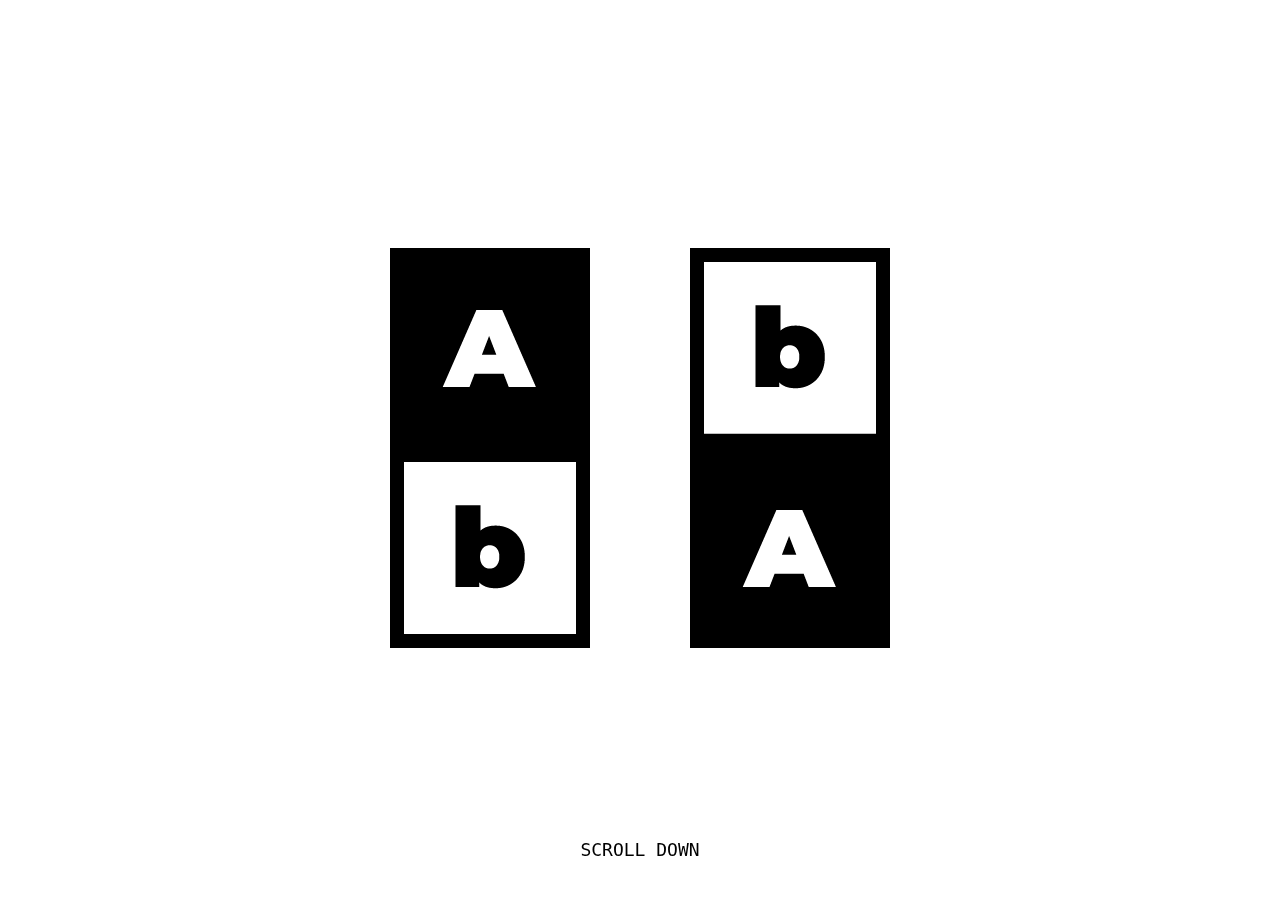
<file: index.html>
<!DOCTYPE html>
<html lang="en">

<head>
    <meta charset="UTF-8">
    <meta name="viewport" content="width=device-width, initial-scale=1.0">
    <title>Alta Baixa</title>
    <link rel="stylesheet" href="styles/index.css">
</head>
<body id="body">

<div class="animate-flicker">SCROLL DOWN</div>

<div id="index-container">
    <div id="index-1"><a href="article1.html">
        <div class="index-num">(1)</div>
        <div class="index-title">THIRTEEN WAYS OF LOOKING AT A TYPEFACE</div>
        <div class="index-subtitle">Michael Bierut</div>
    </a></div>
    <div id="index-2"><a href="article2.html">
        <div class="index-num">(2)</div>
        <div class="index-title">ABSENCE IN DESIGN IS VERY IMPORTANT</div>
        <div class="index-subtitle">Karel Martens</div>
    </a></div>

    <button id="hide-stamps" role="button" onclick="hideStamps()">V</button>
    <div class="stamps-background"></div>
</div>


<script src="scripts/p5.min.js"></script>
<script src="scripts/index.js"></script>
</body>

</html>
</file>
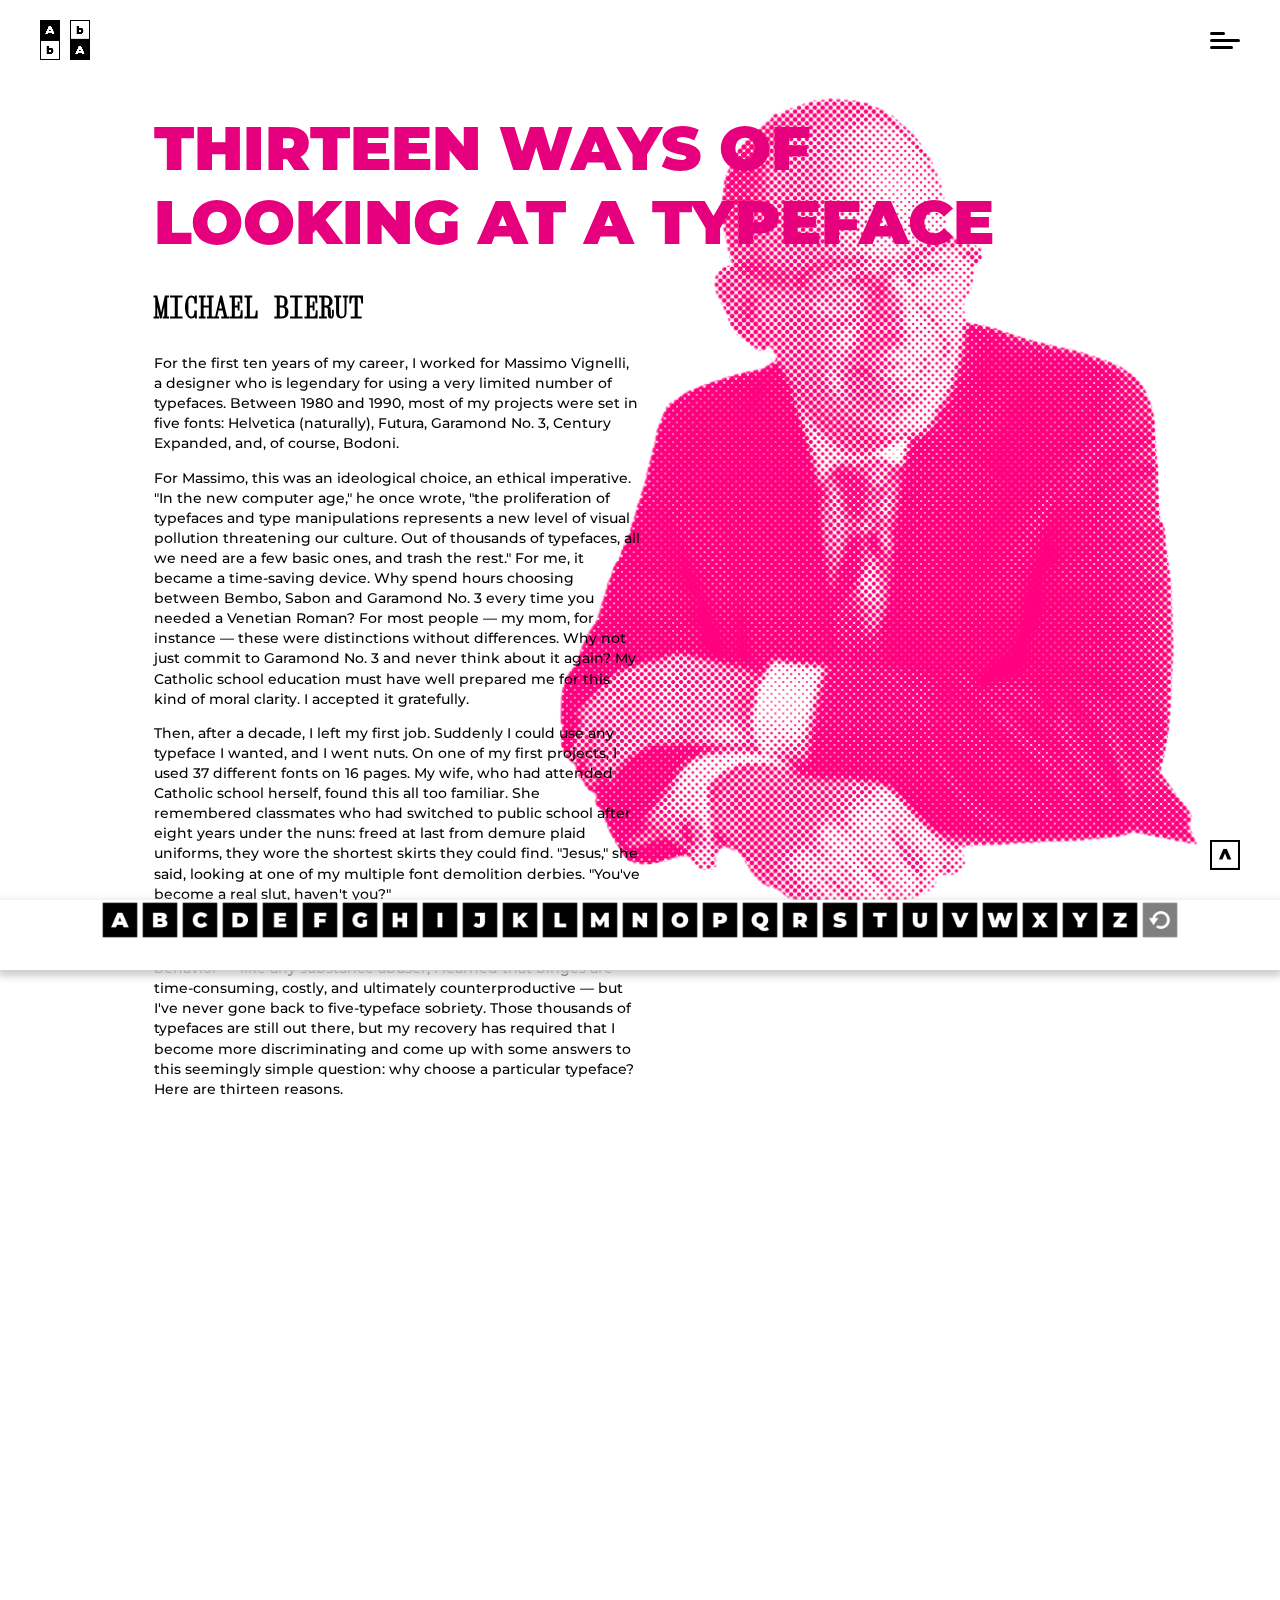
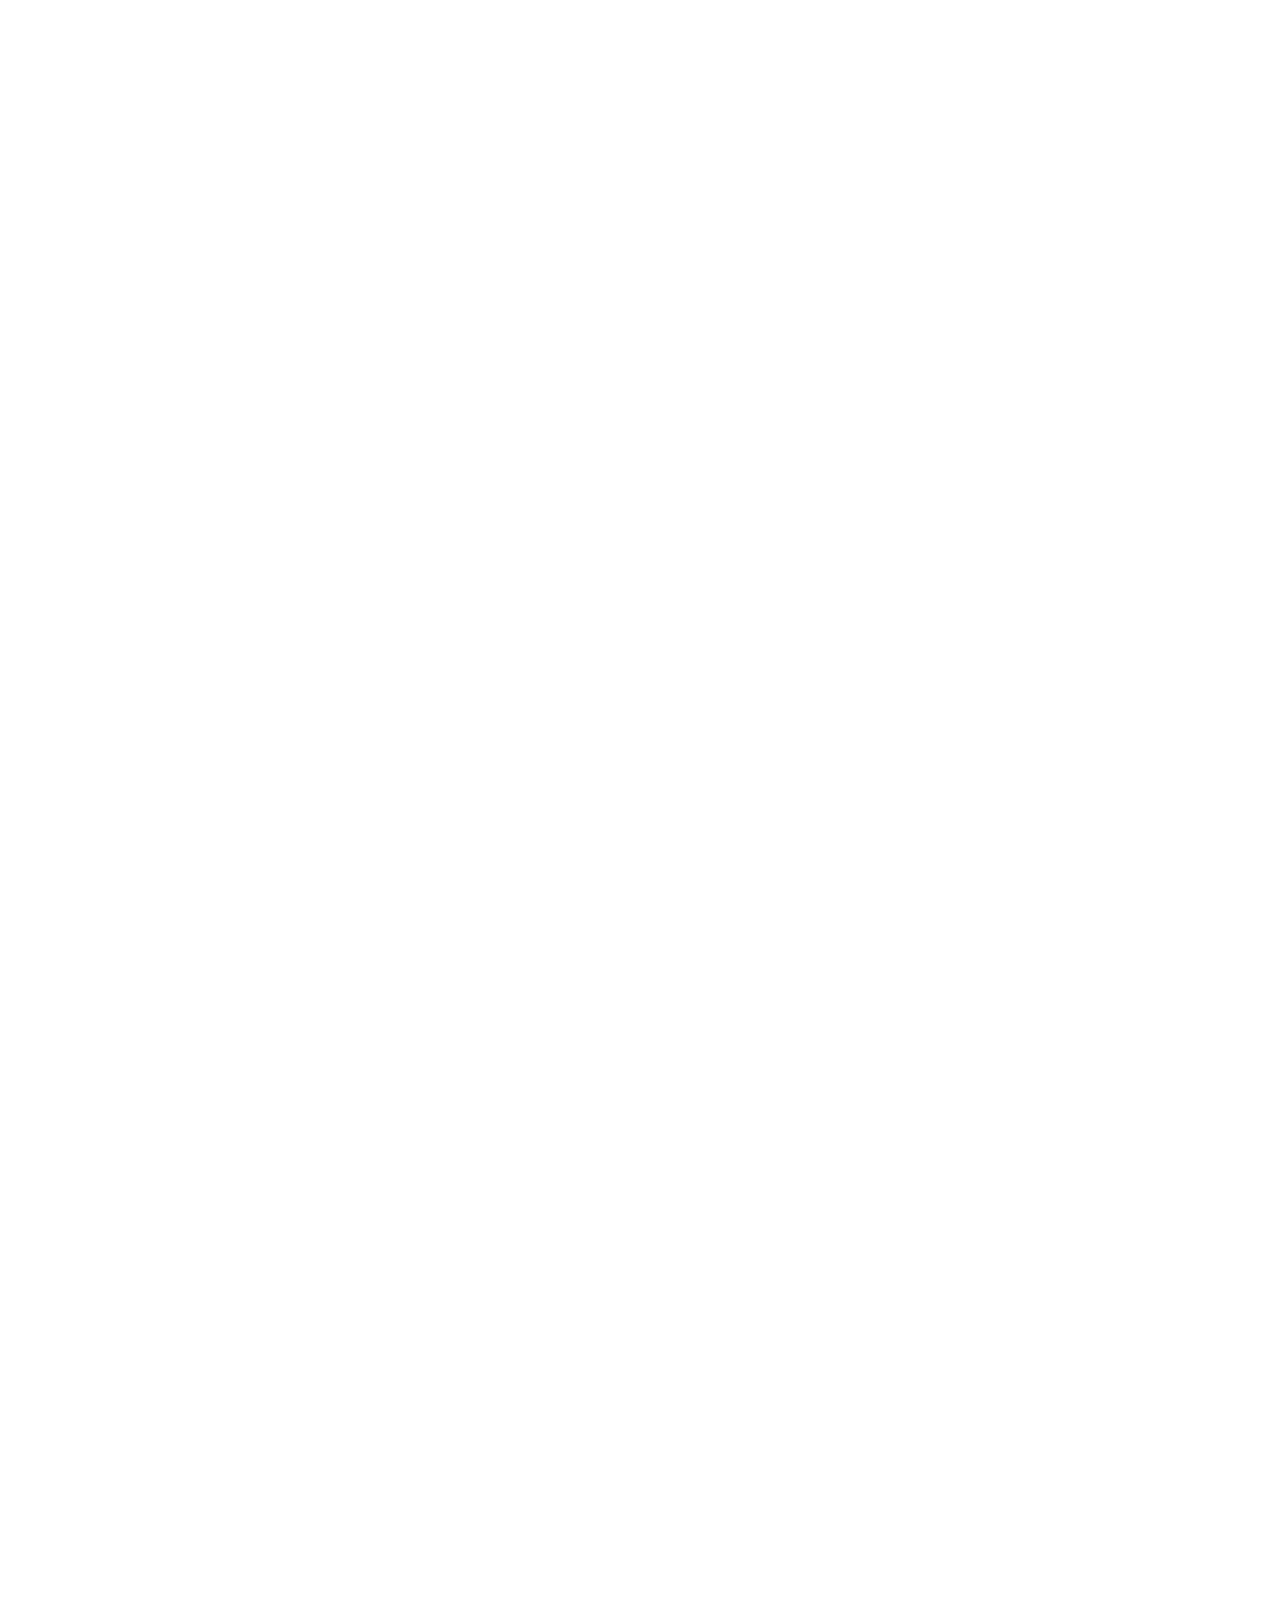
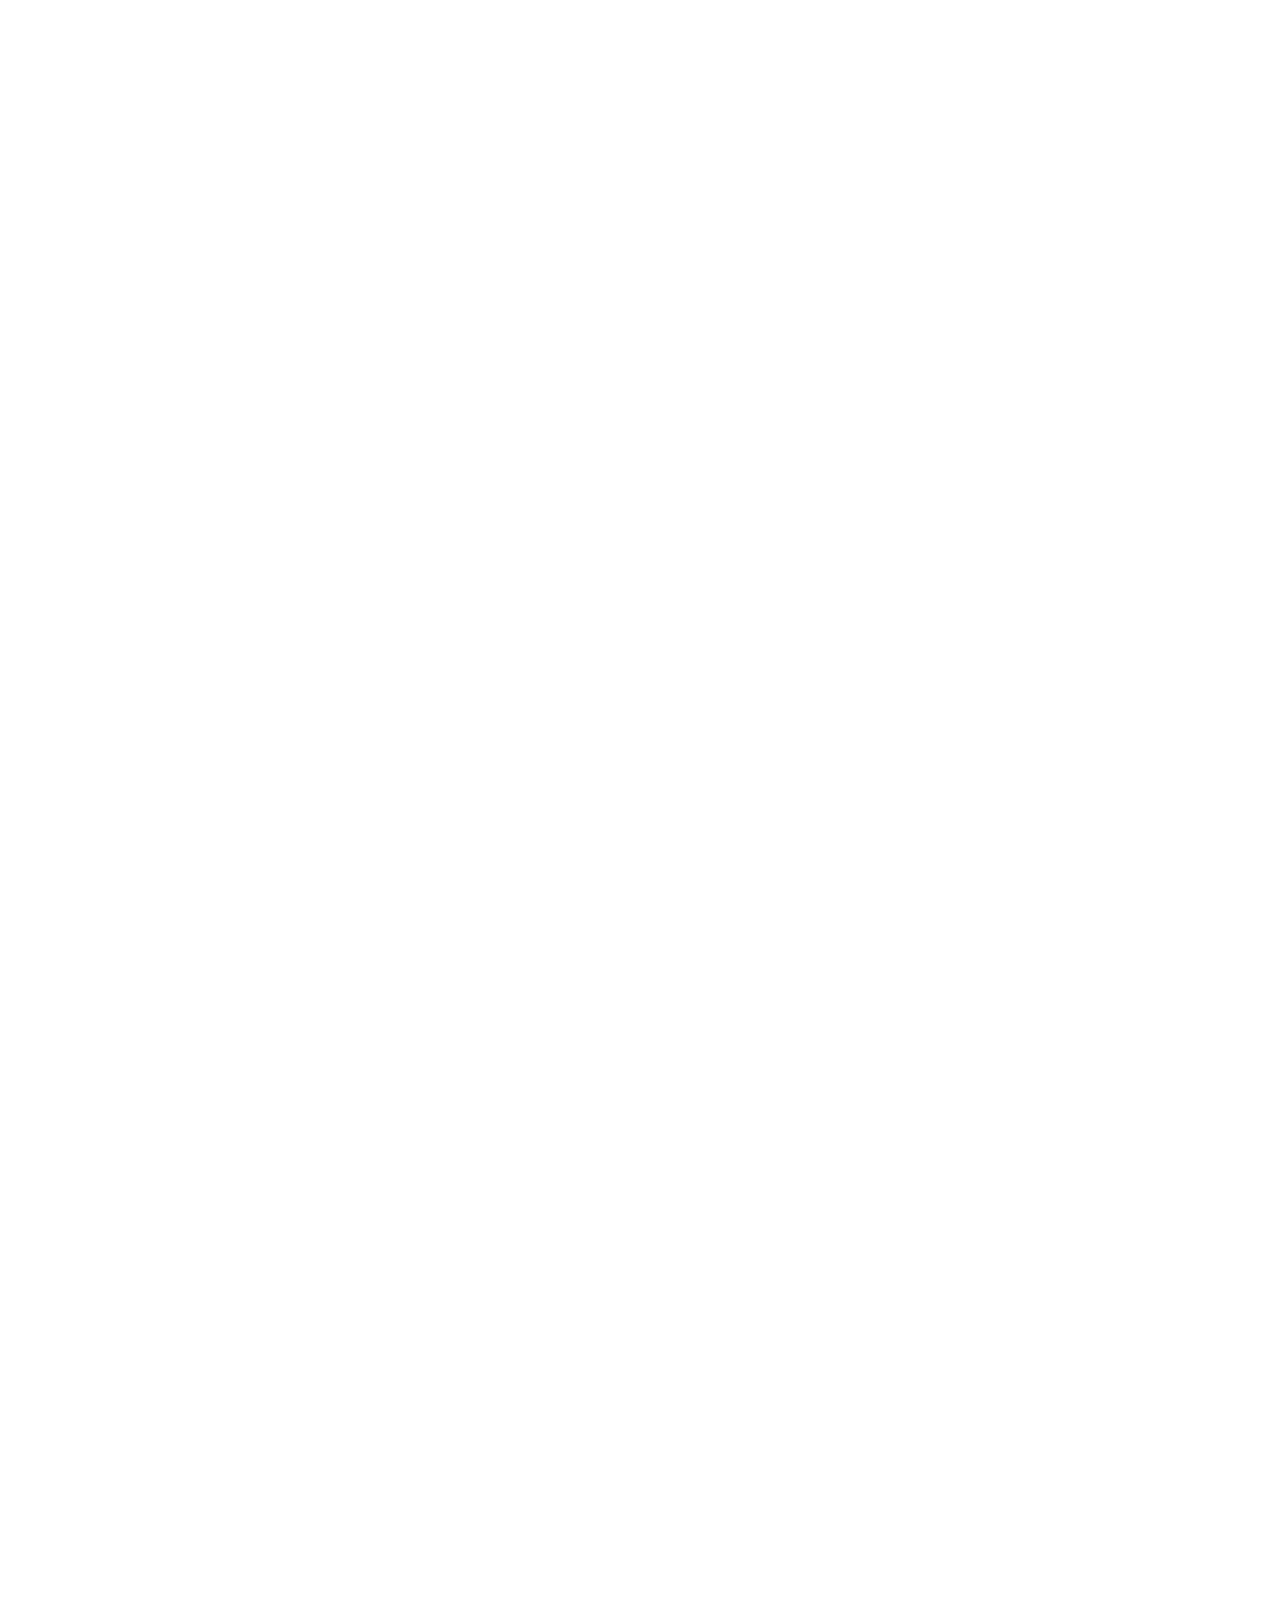
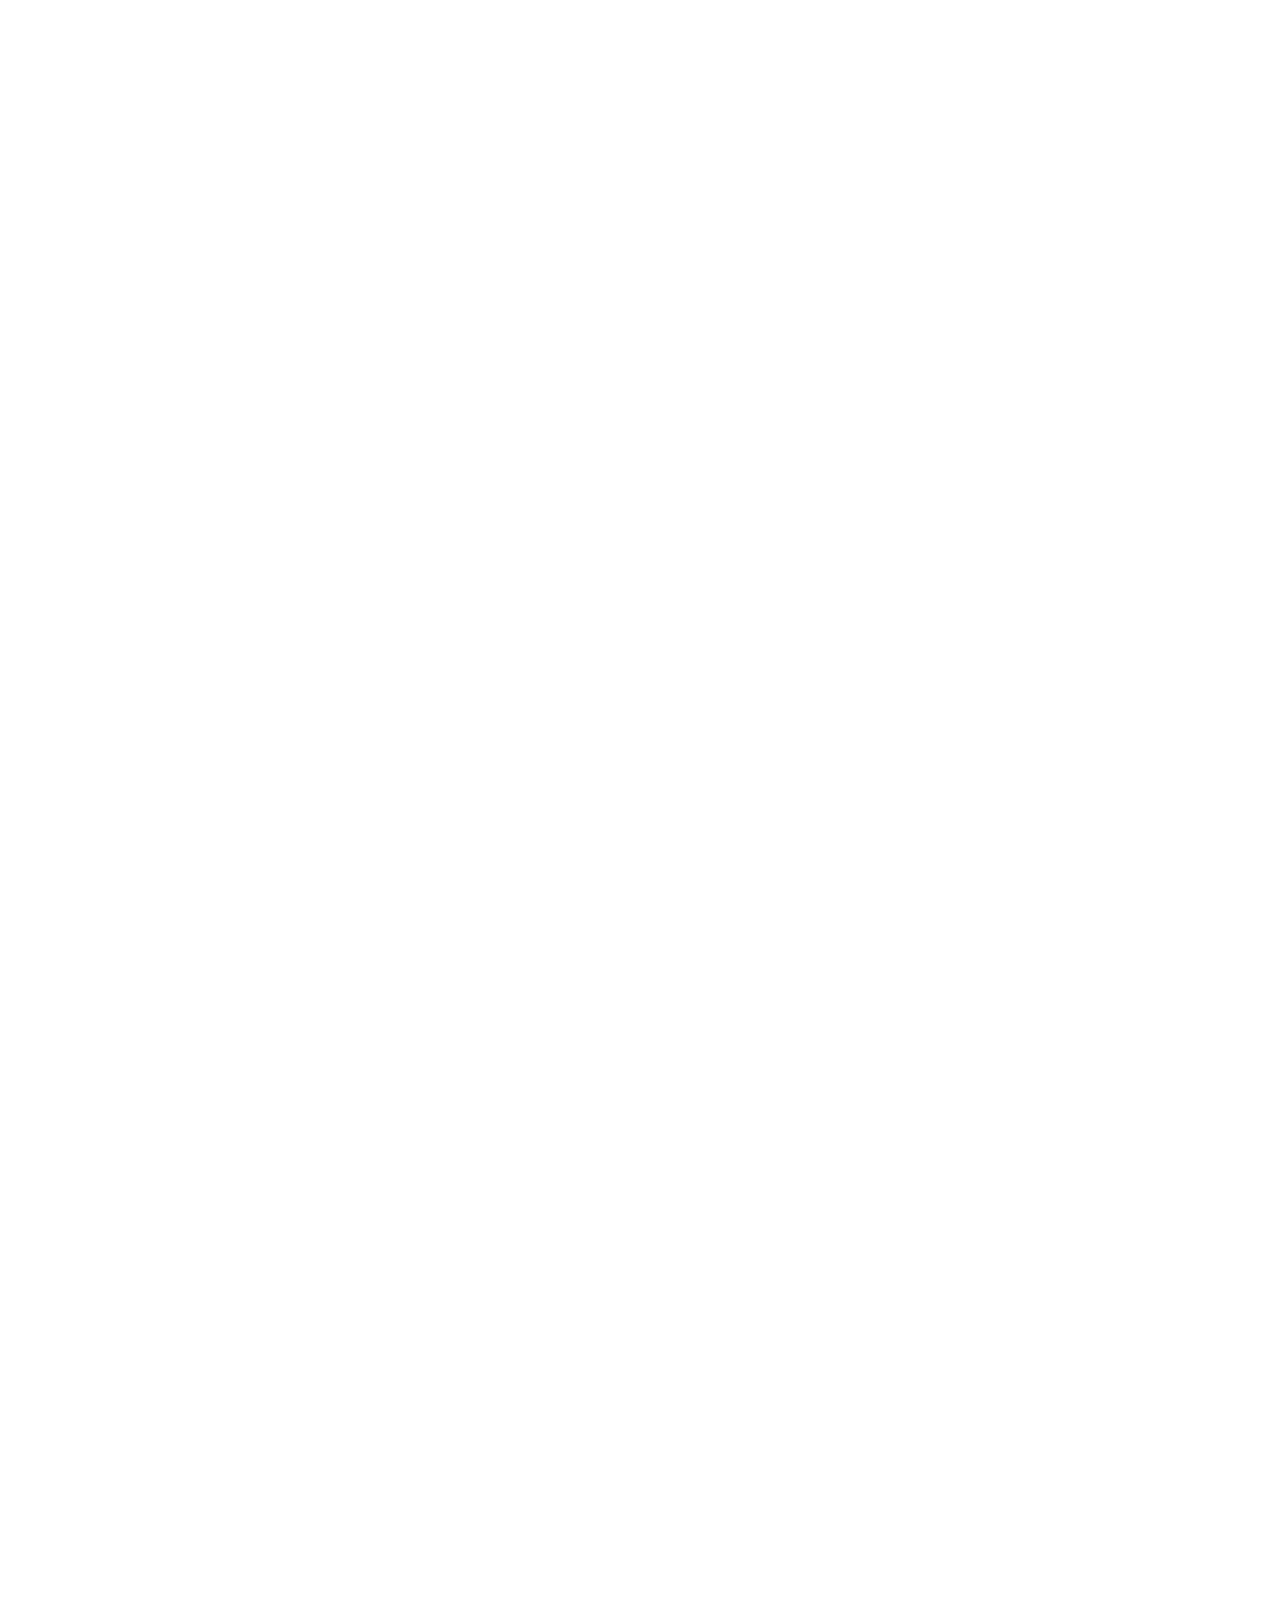
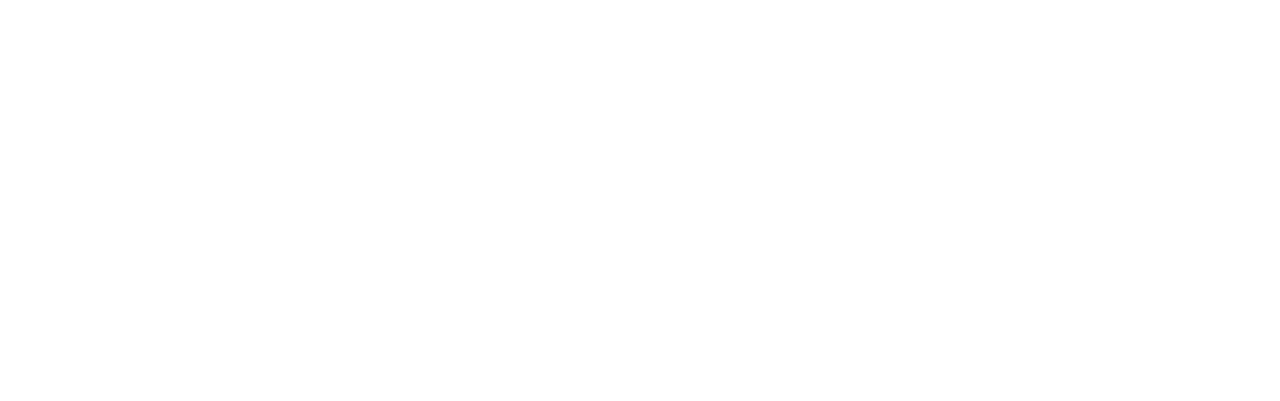
<file: article1.html>
<!DOCTYPE html>
<html lang="en">
<head>
    <meta name="viewport" content="width=device-width, initial-scale=1">
    <meta charset="UTF-8">
    <title>Alta Baixa - Thirteen Ways of Looking at a Typeface</title>
    <link rel="stylesheet" href="styles/styles.css">
</head>

<body id="body">

<a href="index.html" class="link-index"></a>
<div class="topnav">
    <a class="clk"></a>
    <div id="myLinks">
        <a class="selected" href="article1.html"><div class="index-num">(1)</div>
            <div class="index-title">THIRTEEN WAYS OF LOOKING AT A TYPEFACE</div>
            <div class="index-subtitle">Michael Bierut</div></a>
        <a href="article2.html"><div class="index-num">(2)</div>
            <div class="index-title">ABSENCE IN DESIGN IS VERY IMPORTANT</div>
            <div class="index-subtitle">Karel Martens</div></a>
        <p>Alta Baixa é uma revista de cultura tipográfica desenvolvida no ambito académico e que se propõe a refletir sobre todos os aspectos da tipografia, incluindo a sua história, e cujos conteúdos são deliberadamente ecléticos. Trata-se de uma revista que pretende publicar material histórico e contemporâneo, a partir de fontes académicas e jornalísticas. Isto significa que a revista deve oferecer uma mistura de artigos e materiais de referência e transmitir a convicção de que o opções de design devem estar em consonância com o conteúdo.</p>
    </div>
    <div id="icon">
        <label for="check">
            <input type="checkbox" id="check" onclick="myFunction()" />
            <span></span>
            <span></span>
            <span></span>
        </label>
    </div>
</div>

<div id="article-container">
    <div id="article">
        <h1>THIRTEEN WAYS OF LOOKING AT A TYPEFACE</h1>
        <div id="article-left">
            <h3>MICHAEL BIERUT</h3>
            <p>For the first ten years of my career, I worked for Massimo Vignelli, a designer who is legendary for using a very limited number of typefaces. Between 1980 and 1990, most of my projects were set in five fonts: Helvetica (naturally), Futura, Garamond No. 3, Century Expanded, and, of course, Bodoni.</p>
            <p>For Massimo, this was an ideological choice, an ethical imperative. "In the new computer age," he once wrote, "the proliferation of typefaces and type manipulations represents a new level of visual pollution threatening our culture. Out of thousands of typefaces, all we need are a few basic ones, and trash the rest." For me, it became a time-saving device. Why spend hours choosing between Bembo, Sabon and Garamond No. 3 every time you needed a Venetian Roman? For most people — my mom, for instance — these were distinctions without differences. Why not just commit to Garamond No. 3 and never think about it again? My Catholic school education must have well prepared me for this kind of moral clarity. I accepted it gratefully.</p>
            <p>Then, after a decade, I left my first job. Suddenly I could use any typeface I wanted, and I went nuts. On one of my first projects, I used 37 different fonts on 16 pages. My wife, who had attended Catholic school herself, found this all too familiar. She remembered classmates who had switched to public school after eight years under the nuns: freed at last from demure plaid uniforms, they wore the shortest skirts they could find. "Jesus," she said, looking at one of my multiple font demolition derbies. "You've become a real slut, haven't you?"</p>
            <p>It was true. Liberated from monogamy, I became typographically promiscuous. I have since, I think, learned to modulate my behavior — like any substance abuser, I learned that binges are time-consuming, costly, and ultimately counterproductive — but I've never gone back to five-typeface sobriety. Those thousands of typefaces are still out there, but my recovery has required that I become more discriminating and come up with some answers to this seemingly simple question: why choose a particular typeface? Here are thirteen reasons.</p>
        </div>
        <div id="article-right"><img src="data/article1/MichaelBierut_web.png" alt="" class="revealimg pos"></div>
    </div>
    <div id="article-1" class="reveal fade fade-out">
        <div class="index-num">(1)</div>
        <div class="index-title">BECAUSE IT WORKS</div>
        <div class="article-text">Some typefaces are just perfect for certain things. I've specified exotic fonts for identity programs that work beautifully in headlines and even in text, but sooner or later you have to set that really tiny type at the bottom of the business reply card. This is what Franklin Gothic is for. Careful, though: some typefaces work too well. Frutiger has been used so much for signage programs in hospitals and airports that seeing it now makes me feel that I'm about to get diagnosed with a brain tumor or miss the 7:00 to O'Hare.</div>
    </div>
    <div id="article-2" class="reveal fade fade-out">
        <div class="index-num">(2)</div>
        <div class="index-title">BECAUSE YOU LIKE ITS HISTORY</div>
        <div class="article-text">I've heard of several projects where the designer found a font that was created the same year the client's organization was founded. This must give the recommendation an aura of manifest destiny that is positively irresistible. I haven't had that luck yet, but still try to find the same kind of evocative alignment. For instance, I was never a fan of Aldo Novarese's Eurostyle, but I came to love it while working on a monograph on Eero Saarinen: they both share an expressiveness peculiar to the postwar optimism of the 1950's.</div>
    </div>
    <div id="article-3" class="reveal fade fade-out">
        <div class="index-num">(3)</div>
        <div class="index-title">BECAUSE YOU LIKE ITS NAME</div>
        <div class="article-text">Once I saw a project in a student portfolio that undertook the dubious challenge of redesigning the Tiffany's identity. I particularly disliked the font that was used, and I politely asked what it was. "Oh," came the enthusiastic response, "that's the best part! It's called Tiffany!" On the other hand, Bruce Mau designed Spectacle, the book he created with David Rockwell, using the typeface Rockwell. I thought this was funny.</div>
    </div>
    <div id="article-4" class="reveal fade fade-out">
        <div class="index-num">(4)</div>
        <div class="index-title">BECAUSE OF WHO DESIGNED IT</div>
        <div class="article-text">Once I was working on a project where the client group included some very strong-minded architects. I picked Cheltenham, an idiosyncratic typeface that was not only well-suited to the project's requirements, but was one of the few I know that was designed by an architect, Bertram Goodhue. Recently, I designed a publications program for a girls' school. I used a typeface that was designed by a woman and named after another, Zuzana Licko's Mrs. Eaves. In both cases, my clients knew that the public would be completely unaware of the story behind the font selection, but took some comfort in it nonetheless. I did too.
        </div>
    </div>
    <div id="article-5" class="reveal fade fade-out">
        <div class="index-num">(5)</div>
        <div class="index-title">BECAUSE IT WAS THERE</div>
        <div class="article-text">Sometimes a typeface is already living on the premises when you show up, and it just seems mean to evict it. "We use Baskerville and Univers 65 on all our materials, but feel free to make an alternate suggestion." Really? Why bother? It's like one of those shows where the amateur chef is given a turnip, a bag of flour, a leg of lamb and some maple syrup and told to make a dish out of it. Sometimes it's something you've never used before, which makes it even more fun.</div>
    </div>
    <div id="article-6" class="reveal fade fade-out">
        <div class="index-num">(6)</div>
        <div class="index-title">BECAUSE THEY MADE YOU</div>
        <div class="article-text">And sometimes it's something you've never used before, for good reason. "We use ITC Eras on all our materials." "Can I make an alternate suggestion?" "No." This is when blind embossing comes in handy.</div>
    </div>
    <div id="article-7" class="reveal fade fade-out">
        <div class="index-num">(7)</div>
        <div class="index-title">BECAUSE IT REMINDS YOU OF SOMETHING</div>
        <div class="article-text">Whenever I want to make words look straightforward, conversational, and smart, I frequently consider Futura, upper and lower case. Why? Not because Paul Renner was straightforward, conversational, and smart, although he might have been. No, it's because 45 years ago, Helmut Krone decided to use Futura in Doyle Dane Bernbach's advertising for Volkswagen, and they still use it today. One warning, however: what reminds you of something may remind someone else of something else.</div>
    </div>
    <div id="article-8" class="reveal fade fade-out">
        <div class="index-num">(8)</div>
        <div class="index-title">BECAUSE IT'S BEAUTIFUL</div>
        <div class="article-text">Cyrus Highsmith's Novia is now commercially available. He originally designed it for the headlines in Martha Stewart Weddings. Resistance is futile, at least mine is.</div>
    </div>
    <div id="article-9" class="reveal fade fade-out">
        <div class="index-num">(9)</div>
        <div class="index-title">BECAUSE IT'S UGLY</div>
        <div class="article-text">About 10 years ago, I was asked to redesign the logo for New York magazine. Milton Glaser had based the logo on Bookman Swash Italic, a typeface I found unimaginably dated and ugly. But Glaser's logo had replaced an earlier one by Peter Palazzo that was based on Caslon Italic. I proposed we return to Caslon, and distinctly remember saying, "Bookman Swash Italic is always going to look ugly." The other day, I saw something in the office that really caught my eye. It was set in Bookman Swash Italic, and it looked great. Ugly, but great.
        </div>
    </div>
    <div id="article-10" class="reveal fade fade-out">
        <div class="index-num">(10)</div>
        <div class="index-title">BECAUSE IT'S BORING</div>
        <div class="article-text">Tibor Kalman was fascinated with boring typefaces. "No, this one is too clever, this one is too interesting," he kept saying when showed him the fonts I was proposing for his monograph. Anything but a boring typeface, he felt, got in the way of the ideas. We settled on Trade Gothic.</div>
    </div>
    <div id="article-11" class="reveal fade fade-out">
        <div class="index-num">(11)</div>
        <div class="index-title">BECAUSE IT'S SPECIAL</div>
        <div class="article-text">In design as in fashion, nothing beats bespoke tailoring. I've commissioned custom typefaces from Jonathan Hoefler and Tobias Frere-Jones and Joe Finocchiaro, and we're currently working with Matthew Carter and Chester. It is the ultimate indulgence, but well worth the extra effort. Is this proliferation? I say bring it on.
        </div>
    </div>
    <div id="article-12" class="reveal fade fade-out">
        <div class="index-num">(12)</div>
        <div class="index-title">BECAUSE YOU BELIEVE IN IT</div>
        <div class="article-text">Sometimes I think that Massimo Vignelli may be using too many typefaces, not too few. A true fundamentalist requires a monotheistic worldview: one world, one typeface. The designers at Experimental Jetset have made the case for Helvetica. My partner Abbott Miller had a period of life he calls "The Scala Years" when he used that typeface almost exclusively. When the time is right, I might make that kind of commitment myself.</div>
    </div>
    <div id="article-13" class="reveal fade fade-out">
        <div class="index-num">(13)</div>
        <div class="index-title">BECAUSE YOU CAN'T NOT</div>
        <div class="article-text">Princeton Architectural Press is about to publish a collection of essays I've written, many of which first appeared here on Design Observer. I wanted it to feel like a real book for readers — it has no pictures — so I asked Abbott to design it. He suggested we set each one of the 79 pieces in a different typeface. I loved this idea, but wasn't sure how far he'd want to go with it. "What about the one called 'I Hate ITC Garamond?'" I asked him. "Would we set it in ITC Garamond?" He looked at me as if I was crazy. "Of course," he said.</div>
    </div>

    <button id="hide-stamps" role="button" onclick="hideStamps()">V</button>
    <div class="stamps-background"></div>
</div>

<script src="scripts/p5.min.js"></script>
<script src="scripts/scripts.js"></script>

</body>
</html>
</file>
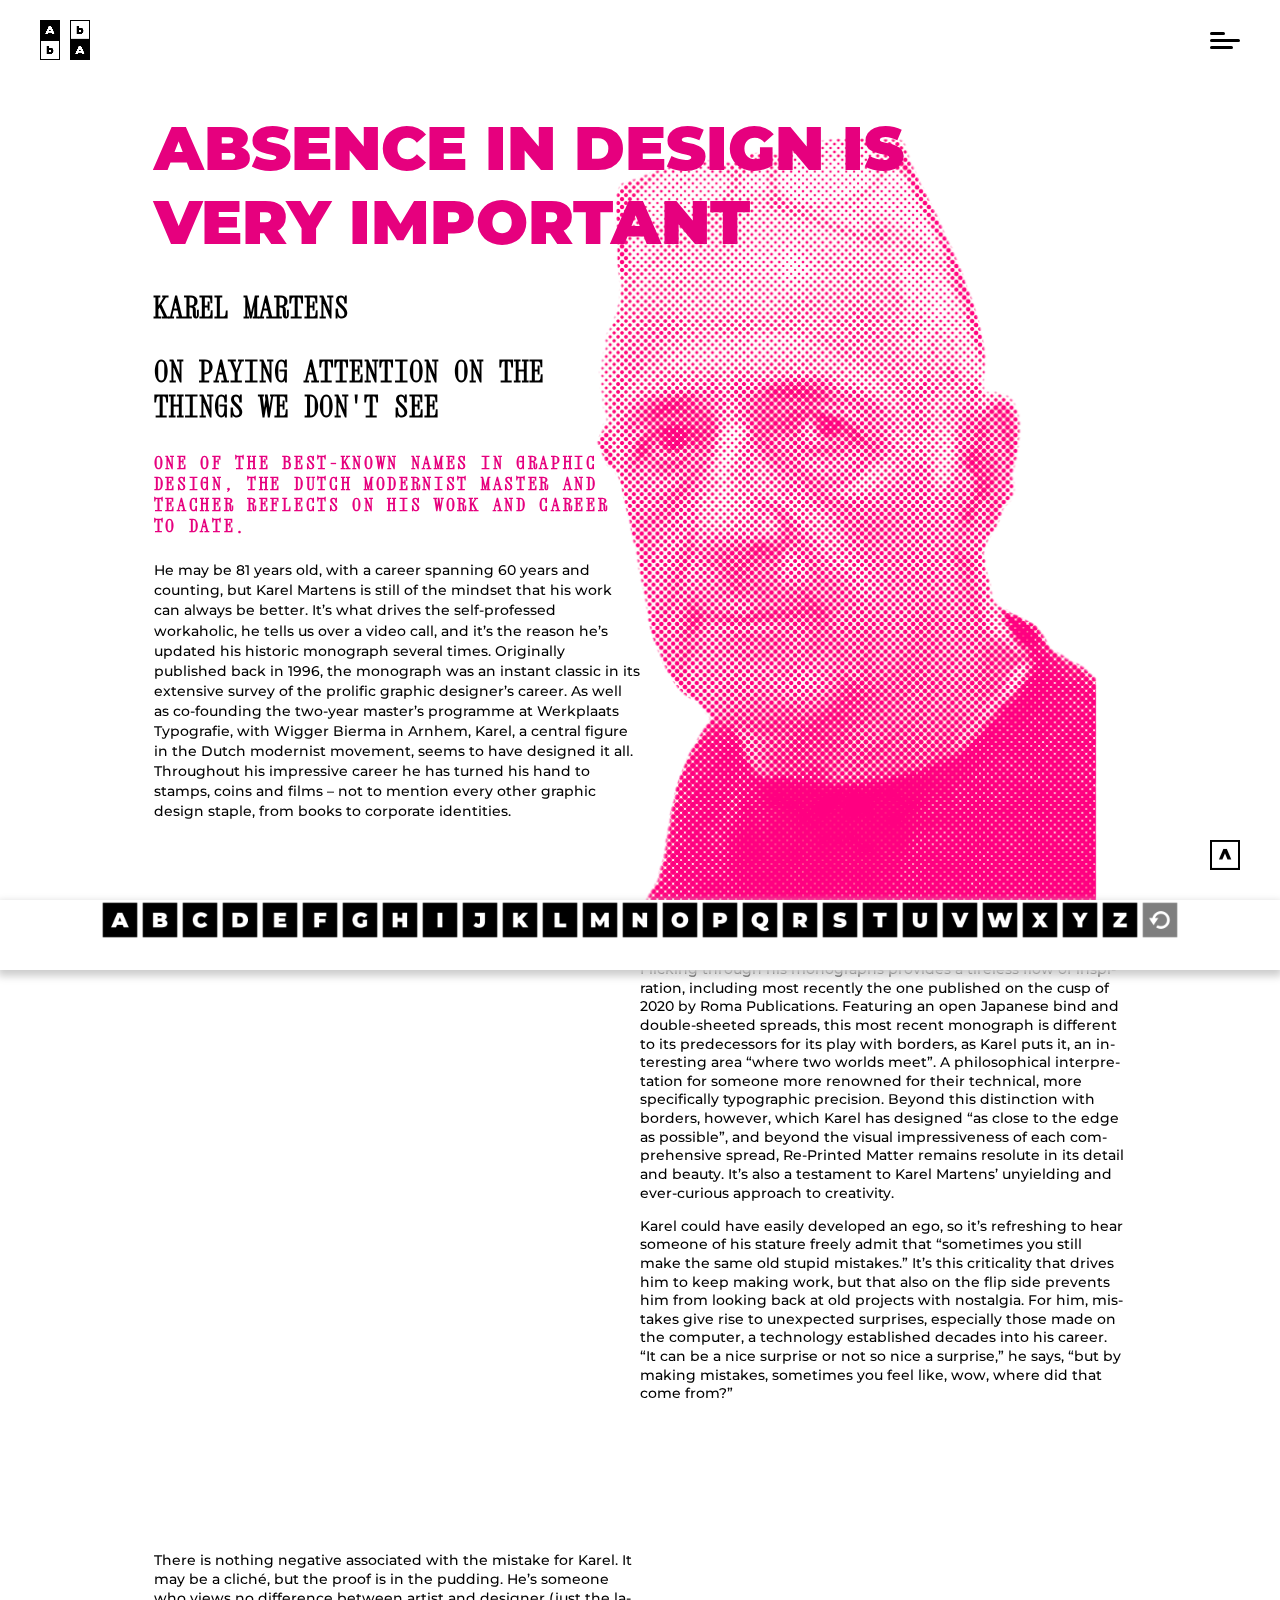
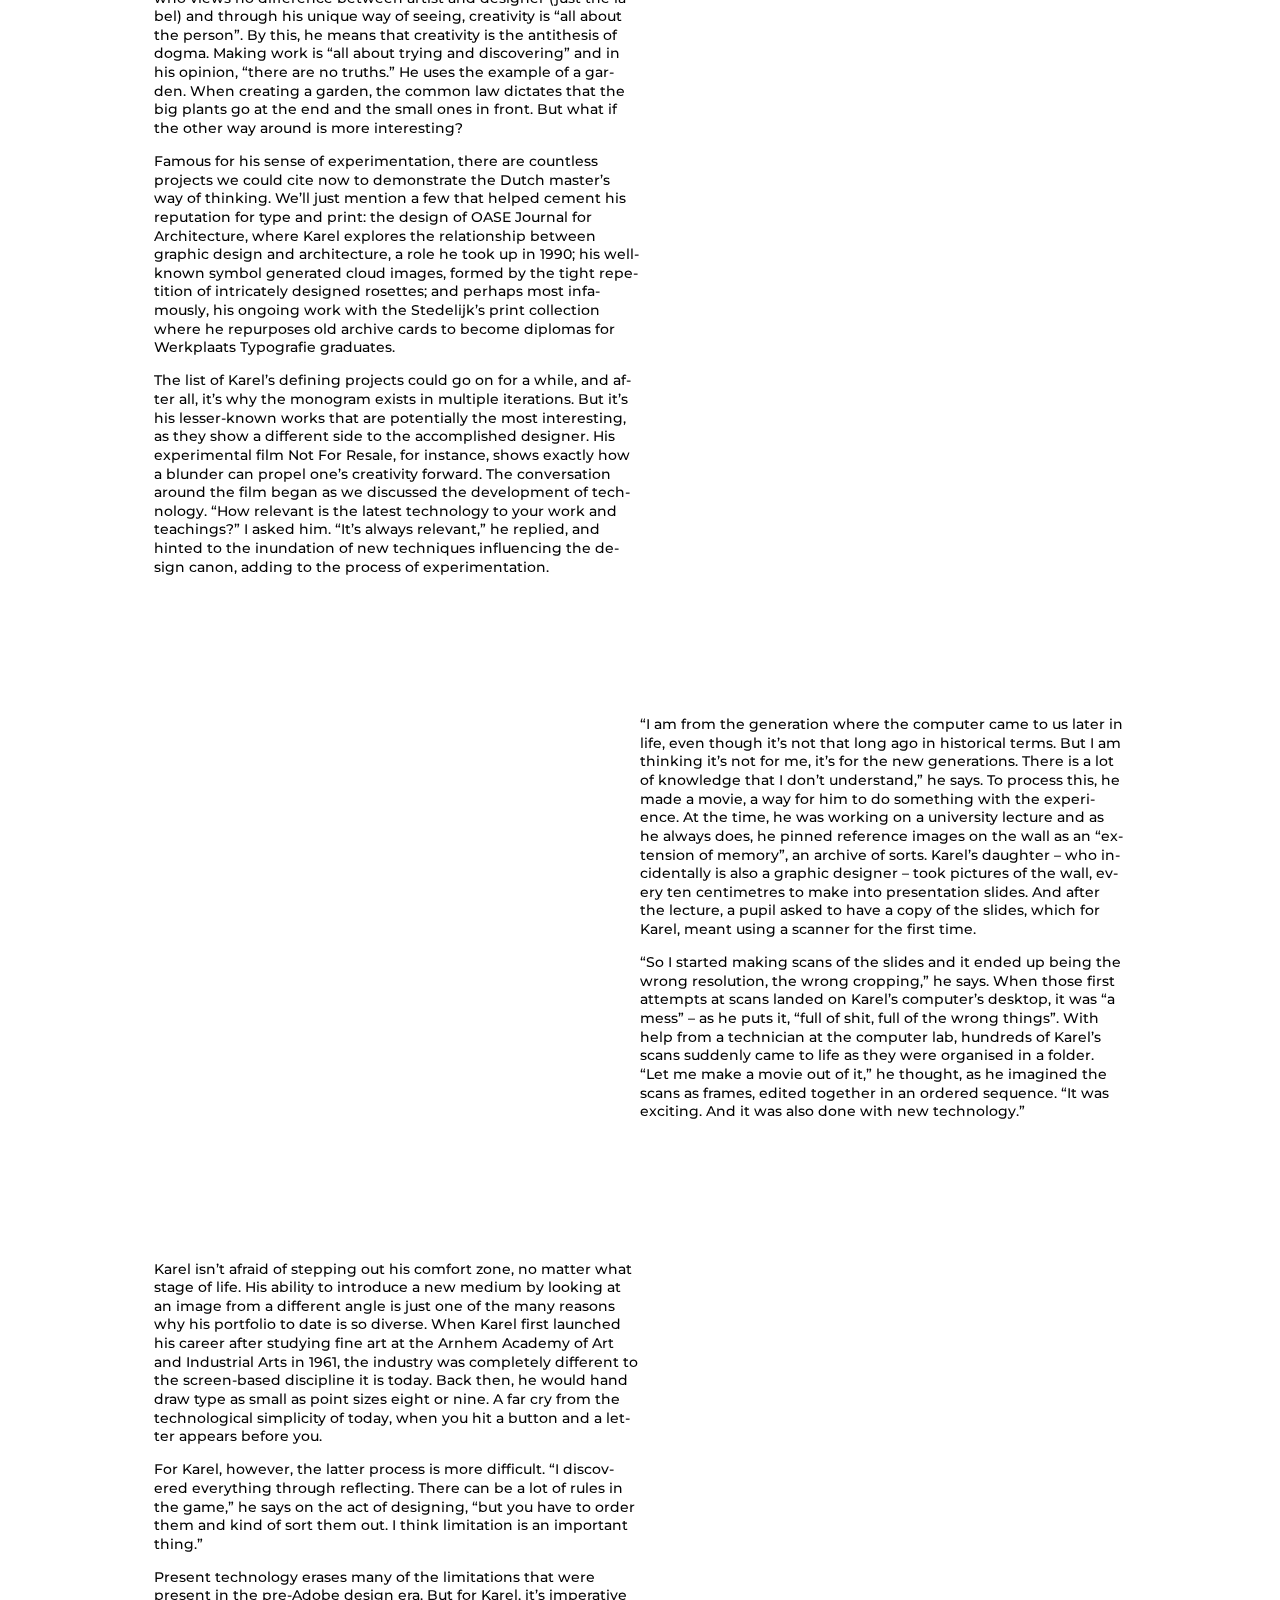
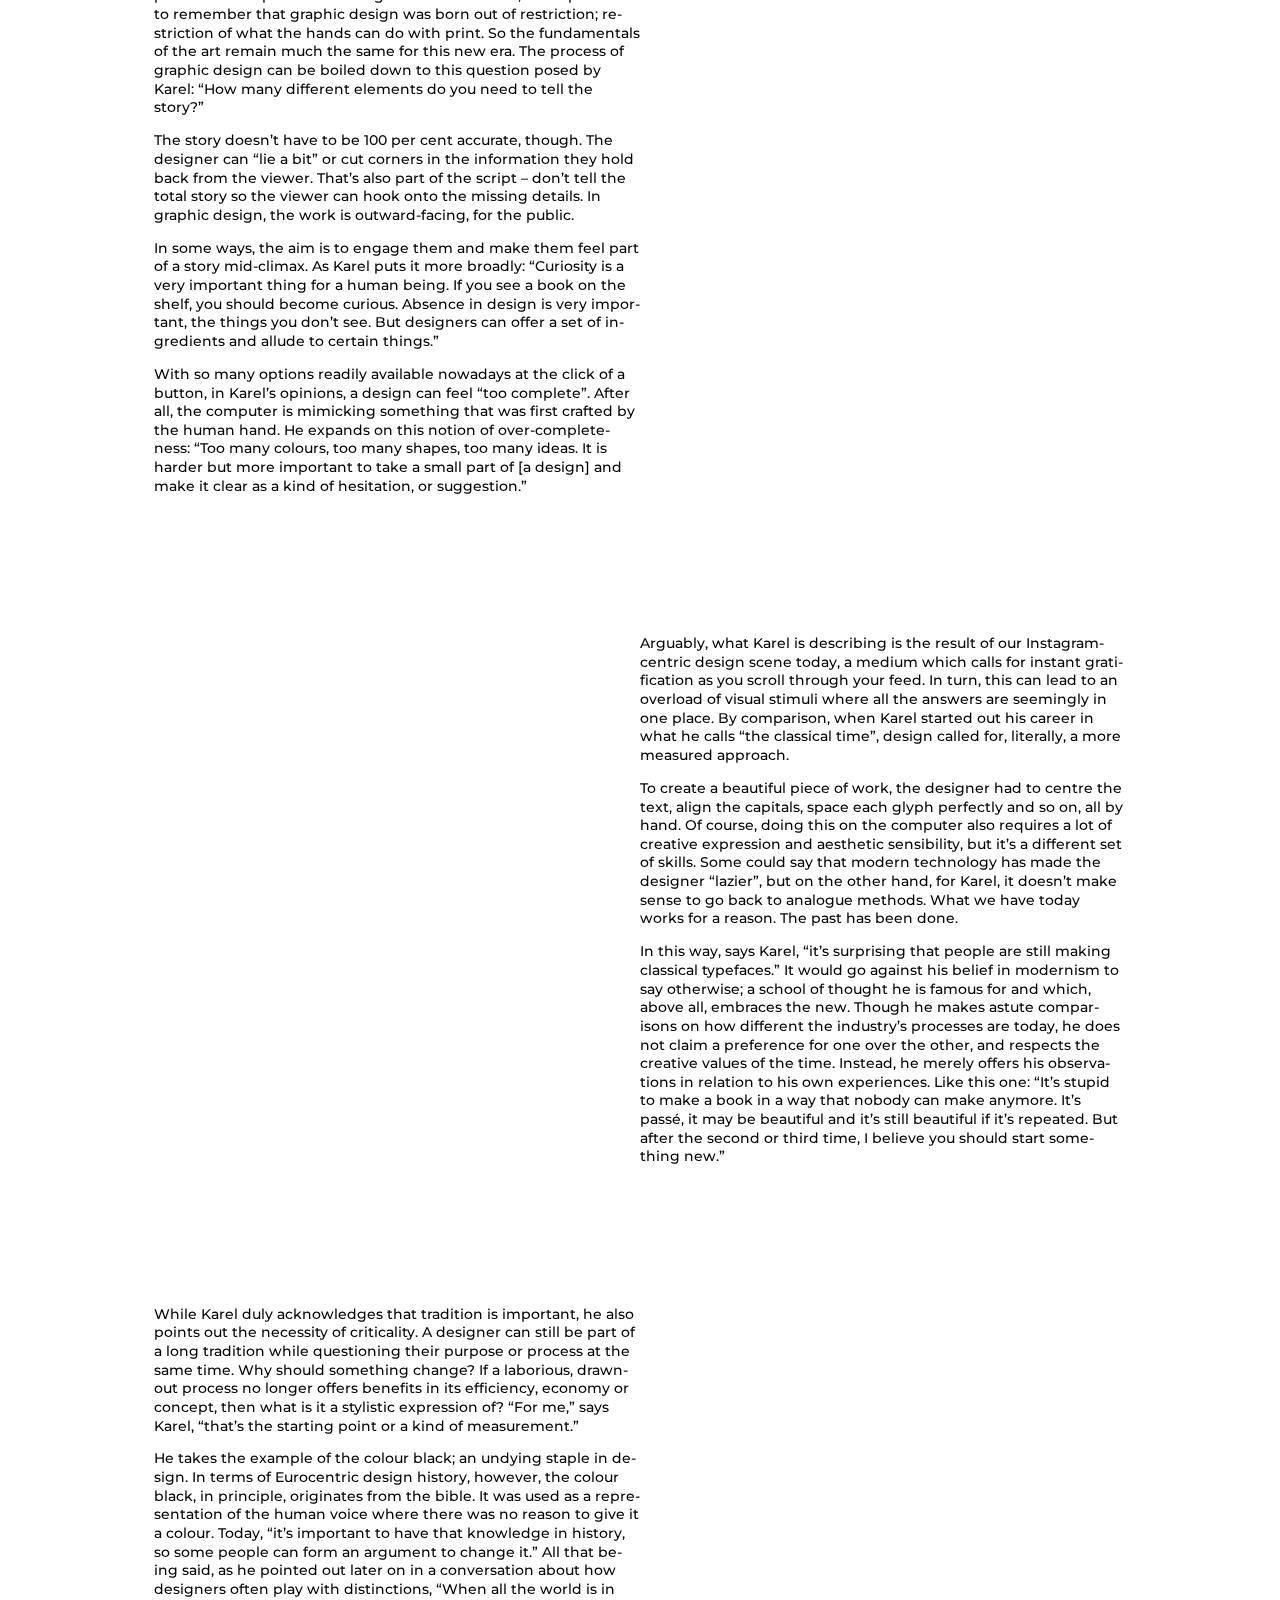
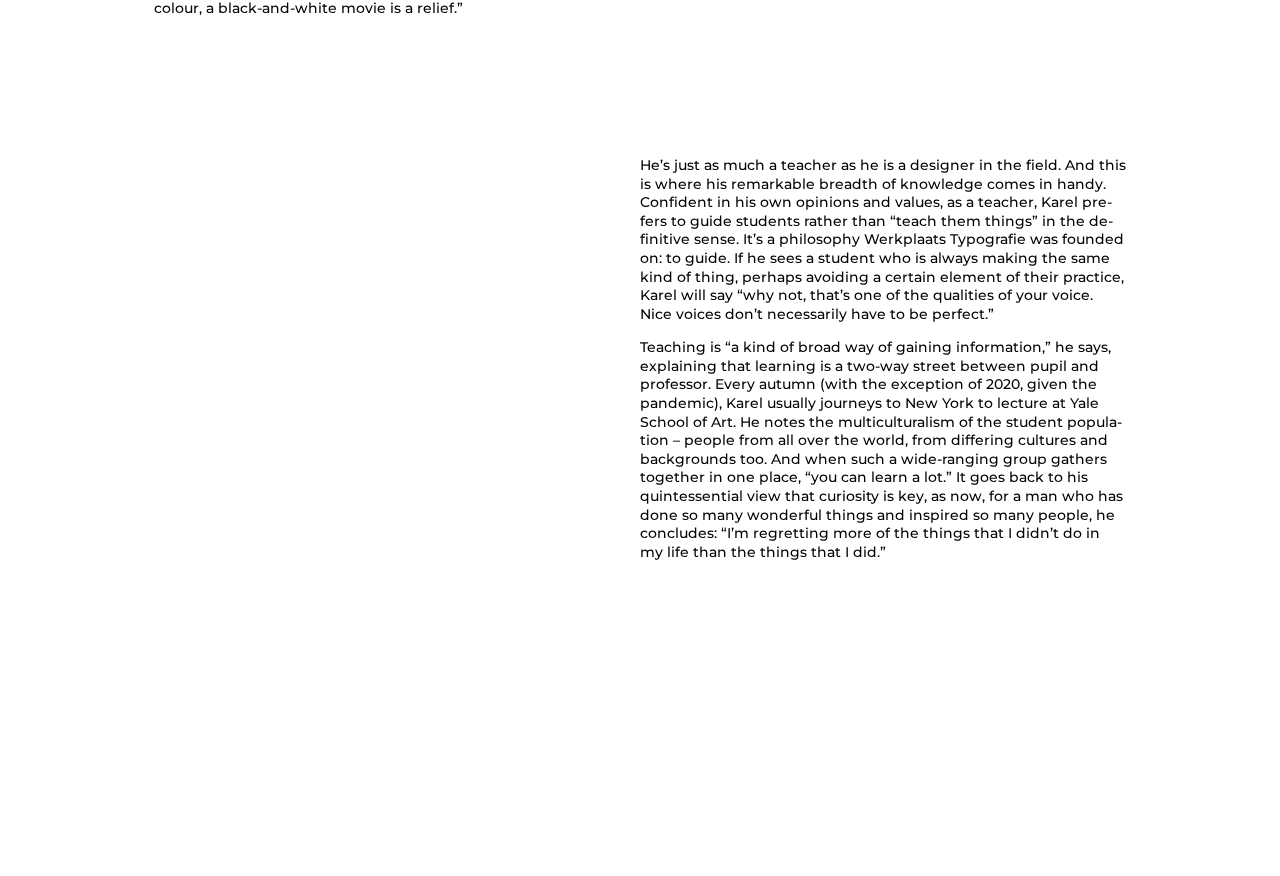
<file: article2.html>
<!DOCTYPE html>
<html lang="en">
<head>
  <meta name="viewport" content="width=device-width, initial-scale=1">
  <meta charset="UTF-8">
  <title>Alta Baixa - Absence in Design is very important</title>
  <link rel="stylesheet" href="styles/styles.css">
</head>

<body id="body">

<a href="index.html" class="link-index"></a>
<div class="topnav">
  <a class="clk"></a>
  <div id="myLinks">
    <a href="article1.html"><div class="index-num">(1)</div>
      <div class="index-title">THIRTEEN WAYS OF LOOKING AT A TYPEFACE</div>
      <div class="index-subtitle">Michael Bierut</div></a>
    <a class="selected" href="article2.html"><div class="index-num">(2)</div>
      <div class="index-title">ABSENCE IN DESIGN IS VERY IMPORTANT</div>
      <div class="index-subtitle">Karel Martens</div></a>
    <p>Alta Baixa é uma revista de cultura tipográfica desenvolvida no ambito académico e que se propõe a refletir sobre todos os aspectos da tipografia, incluindo a sua história, e cujos conteúdos são deliberadamente ecléticos. Trata-se de uma revista que pretende publicar material histórico e contemporâneo, a partir de fontes académicas e jornalísticas. Isto significa que a revista deve oferecer uma mistura de artigos e materiais de referência e transmitir a convicção de que o opções de design devem estar em consonância com o conteúdo.</p>
  </div>
  <div id="icon">
    <label for="check">
      <input type="checkbox" id="check" onclick="myFunction()" />
      <span></span>
      <span></span>
      <span></span>
    </label>
  </div>
</div>

<div id="article-container">
  <div id="article">
    <h1>ABSENCE IN DESIGN IS VERY IMPORTANT</h1>
    <div id="article-left">
      <h3>KAREL MARTENS</h3>
      <h3 id="sub-title1">ON PAYING ATTENTION ON THE THINGS WE DON'T SEE</h3>
      <h4>ONE OF THE BEST-KNOWN NAMES IN GRAPHIC DESIGN, THE DUTCH MODERNIST MASTER AND TEACHER REFLECTS ON HIS WORK AND CAREER TO DATE.</h4>
      <p>He may be 81 years old, with a career spanning 60 years and counting, but Karel Martens is still of the mindset that his work can always be better. It’s what drives the self-professed workaholic, he tells us over a video call, and it’s the reason he’s updated his historic monograph several times. Originally published back in 1996, the monograph was an instant classic in its extensive survey of the prolific graphic designer’s career. As well as co-founding the two-year master’s programme at Werkplaats Typografie, with Wigger Bierma in Arnhem, Karel, a central figure in the Dutch modernist movement, seems to have designed it all. Throughout his impressive career he has turned his hand to stamps, coins and films – not to mention every other graphic design staple, from books to corporate identities.</p>
    </div>
    <div id="article-right"><img src="data/article2/KarelMartens_web.png" alt="" class="revealimg fade fade-out"></div>
  </div>

  <div id="article2-1">
    <div class="article-text">
      <p>Flicking through his monographs provides a tireless flow of inspiration, including most recently the one published on the cusp of 2020 by Roma Publications. Featuring an open Japanese bind and double-sheeted spreads, this most recent monograph is different to its predecessors for its play with borders, as Karel puts it, an interesting area “where two worlds meet”. A philosophical interpretation for someone more renowned for their technical, more specifically typographic precision. Beyond this distinction with borders, however, which Karel has designed “as close to the edge as possible”, and beyond the visual impressiveness of each comprehensive spread, Re-Printed Matter remains resolute in its detail and beauty. It’s also a testament to Karel Martens’ unyielding and ever-curious approach to creativity.</p>
      <p>Karel could have easily developed an ego, so it’s refreshing to hear someone of his stature freely admit that “sometimes you still make the same old stupid mistakes.” It’s this criticality that drives him to keep making work, but that also on the flip side prevents him from looking back at old projects with nostalgia. For him, mistakes give rise to unexpected surprises, especially those made on the computer, a technology established decades into his career. “It can be a nice surprise or not so nice a surprise,” he says, “but by making mistakes, sometimes you feel like, wow, where did that come from?”</p>
    </div>
    <div id="article2-img1" class="reveal fade fade-out">
      <img src="data/article2/img1.png" alt="">
      <img src="data/article2/img2.png" alt="">
    </div>
  </div>

  <div id="article2-2">
    <div class="article-text">
      <p>There is nothing negative associated with the mistake for Karel. It may be a cliché, but the proof is in the pudding. He’s someone who views no difference between artist and designer (just the label) and through his unique way of seeing, creativity is “all about the person”. By this, he means that creativity is the antithesis of dogma. Making work is “all about trying and discovering” and in his opinion, “there are no truths.” He uses the example of a garden. When creating a garden, the common law dictates that the big plants go at the end and the small ones in front. But what if the other way around is more interesting?</p>
      <p>Famous for his sense of experimentation, there are countless projects we could cite now to demonstrate the Dutch master’s way of thinking. We’ll just mention a few that helped cement his reputation for type and print: the design of OASE Journal for Architecture, where Karel explores the relationship between graphic design and architecture, a role he took up in 1990; his well-known symbol generated cloud images, formed by the tight repetition of intricately designed rosettes; and perhaps most infamously, his ongoing work with the Stedelijk’s print collection where he repurposes old archive cards to become diplomas for Werkplaats Typografie graduates.</p>
      <p>The list of Karel’s defining projects could go on for a while, and after all, it’s why the monogram exists in multiple iterations. But it’s his lesser-known works that are potentially the most interesting, as they show a different side to the accomplished designer. His experimental film Not For Resale, for instance, shows exactly how a blunder can propel one’s creativity forward. The conversation around the film began as we discussed the development of technology. “How relevant is the latest technology to your work and teachings?” I asked him. “It’s always relevant,” he replied, and hinted to the inundation of new techniques influencing the design canon, adding to the process of experimentation.</p>
    </div>
    <div id="article2-img2" class="reveal fade fade-out">
      <img src="data/article2/img3.png" alt="">
      <img src="data/article2/img4.png" alt="">
    </div>
  </div>
  <div id="article2-3">
    <div class="article-text">
      <p>“I am from the generation where the computer came to us later in life, even though it’s not that long ago in historical terms. But I am thinking it’s not for me, it’s for the new generations. There is a lot of knowledge that I don’t understand,” he says. To process this, he made a movie, a way for him to do something with the experience. At the time, he was working on a university lecture and as he always does, he pinned reference images on the wall as an “extension of memory”, an archive of sorts. Karel’s daughter – who incidentally is also a graphic designer – took pictures of the wall, every ten centimetres to make into presentation slides. And after the lecture, a pupil asked to have a copy of the slides, which for Karel, meant using a scanner for the first time.</p>
      <p>“So I started making scans of the slides and it ended up being the wrong resolution, the wrong cropping,” he says. When those first attempts at scans landed on Karel’s computer’s desktop, it was “a mess” – as he puts it, “full of shit, full of the wrong things”. With help from a technician at the computer lab, hundreds of Karel’s scans suddenly came to life as they were organised in a folder. “Let me make a movie out of it,” he thought, as he imagined the scans as frames, edited together in an ordered sequence. “It was exciting. And it was also done with new technology.”</p>
    </div>
    <div id="article2-img3" class="reveal fade fade-out">
      <img src="data/article2/img5.png" alt="">
    </div>
  </div>
  <div id="article2-4">
    <div class="article-text">
      <p>Karel isn’t afraid of stepping out his comfort zone, no matter what stage of life. His ability to introduce a new medium by looking at an image from a different angle is just one of the many reasons why his portfolio to date is so diverse. When Karel first launched his career after studying fine art at the Arnhem Academy of Art and Industrial Arts in 1961, the industry was completely different to the screen-based discipline it is today. Back then, he would hand draw type as small as point sizes eight or nine. A far cry from the technological simplicity of today, when you hit a button and a letter appears before you.</p>
      <p>For Karel, however, the latter process is more difficult. “I discovered everything through reflecting. There can be a lot of rules in the game,” he says on the act of designing, “but you have to order them and kind of sort them out. I think limitation is an important thing.”</p>
      <p>Present technology erases many of the limitations that were present in the pre-Adobe design era. But for Karel, it’s imperative to remember that graphic design was born out of restriction; restriction of what the hands can do with print. So the fundamentals of the art remain much the same for this new era. The process of graphic design can be boiled down to this question posed by Karel: “How many different elements do you need to tell the story?”</p>
      <p>The story doesn’t have to be 100 per cent accurate, though. The designer can “lie a bit” or cut corners in the information they hold back from the viewer. That’s also part of the script – don’t tell the total story so the viewer can hook onto the missing details. In graphic design, the work is outward-facing, for the public.</p>
      <p>In some ways, the aim is to engage them and make them feel part of a story mid-climax. As Karel puts it more broadly: “Curiosity is a very important thing for a human being. If you see a book on the shelf, you should become curious. Absence in design is very important, the things you don’t see. But designers can offer a set of ingredients and allude to certain things.”</p>
      <p>With so many options readily available nowadays at the click of a button, in Karel’s opinions, a design can feel “too complete”. After all, the computer is mimicking something that was first crafted by the human hand. He expands on this notion of over-completeness: “Too many colours, too many shapes, too many ideas. It is harder but more important to take a small part of [a design] and make it clear as a kind of hesitation, or suggestion.”</p>
    </div>
    <div id="article2-img4" class="reveal fade fade-out">
      <img src="data/article2/img6.png" alt="">
      <img src="data/article2/img7.png" alt="">
      <img src="data/article2/img8.png" alt="">
    </div>
  </div>
  <div id="article2-5">
    <div class="article-text">
      <p>Arguably, what Karel is describing is the result of our Instagram-centric design scene today, a medium which calls for instant gratification as you scroll through your feed. In turn, this can lead to an overload of visual stimuli where all the answers are seemingly in one place. By comparison, when Karel started out his career in what he calls “the classical time”, design called for, literally, a more measured approach.</p>
      <p>To create a beautiful piece of work, the designer had to centre the text, align the capitals, space each glyph perfectly and so on, all by hand. Of course, doing this on the computer also requires a lot of creative expression and aesthetic sensibility, but it’s a different set of skills. Some could say that modern technology has made the designer “lazier”, but on the other hand, for Karel, it doesn’t make sense to go back to analogue methods. What we have today works for a reason. The past has been done.</p>
      <p>In this way, says Karel, “it’s surprising that people are still making classical typefaces.” It would go against his belief in modernism to say otherwise; a school of thought he is famous for and which, above all, embraces the new. Though he makes astute comparisons on how different the industry’s processes are today, he does not claim a preference for one over the other, and respects the creative values of the time. Instead, he merely offers his observations in relation to his own experiences. Like this one: “It’s stupid to make a book in a way that nobody can make anymore. It’s passé, it may be beautiful and it’s still beautiful if it’s repeated. But after the second or third time, I believe you should start something new.”</p>
    </div>
    <div id="article2-img5" class="reveal fade fade-out">
      <img src="data/article2/img9.png" alt="">
      <img src="data/article2/img10.png" alt="">
    </div>
  </div>
  <div id="article2-6">
    <div class="article-text">
      <p>While Karel duly acknowledges that tradition is important, he also points out the necessity of criticality. A designer can still be part of a long tradition while questioning their purpose or process at the same time. Why should something change? If a laborious, drawn-out process no longer offers benefits in its efficiency, economy or concept, then what is it a stylistic expression of? “For me,” says Karel, “that’s the starting point or a kind of measurement.”</p>
      <p>He takes the example of the colour black; an undying staple in design. In terms of Eurocentric design history, however, the colour black, in principle, originates from the bible. It was used as a representation of the human voice where there was no reason to give it a colour. Today, “it’s important to have that knowledge in history, so some people can form an argument to change it.” All that being said, as he pointed out later on in a conversation about how designers often play with distinctions, “When all the world is in colour, a black-and-white movie is a relief.”</p>
    </div>
    <div id="article2-img6" class="reveal fade fade-out">
      <img src="data/article2/img11.png" alt="">
    </div>
  </div>
  <div id="article2-7">
    <div class="article-text">
      <p>He’s just as much a teacher as he is a designer in the field. And this is where his remarkable breadth of knowledge comes in handy. Confident in his own opinions and values, as a teacher, Karel prefers to guide students rather than “teach them things” in the definitive sense. It’s a philosophy Werkplaats Typografie was founded on: to guide. If he sees a student who is always making the same kind of thing, perhaps avoiding a certain element of their practice, Karel will say “why not, that’s one of the qualities of your voice. Nice voices don’t necessarily have to be perfect.”</p>
      <p>Teaching is “a kind of broad way of gaining information,” he says, explaining that learning is a two-way street between pupil and professor. Every autumn (with the exception of 2020, given the pandemic), Karel usually journeys to New York to lecture at Yale School of Art. He notes the multiculturalism of the student population – people from all over the world, from differing cultures and backgrounds too. And when such a wide-ranging group gathers together in one place, “you can learn a lot.” It goes back to his quintessential view that curiosity is key, as now, for a man who has done so many wonderful things and inspired so many people, he concludes: “I’m regretting more of the things that I didn’t do in my life than the things that I did.”</p>
    </div>
    <div id="article2-img7" class="reveal fade fade-out">
      <img src="data/article2/img13.png" alt="">
    </div>
  </div>

  <button id="hide-stamps" role="button" onclick="hideStamps()">V</button>
  <div class="stamps-background"></div>
</div>

<script src="scripts/p5.min.js"></script>
<script src="scripts/scripts.js"></script>

</body>
</html>
</file>
<file: styles/index.css>
main{
    position: fixed;
    top: 50%;
    left: 50%;
    transform: translate(-50%,-50%);
}

body {
    overflow-x: hidden;
    margin: 0;
}

#index-container {
    display: none;
    grid-template-columns: 20% 60% 20%;
    grid-template-rows: 100vh;
    animation: fade 1s ease-in;
}

#index-1{
    width: 13vw;
    height: fit-content;
    grid-column-start: 2;
    grid-column-end: 3;
    grid-row-start: 1;
    padding-top: 16vh;
    z-index: 1;
}

#index-2{
    width: 11vw;
    grid-column-start: 2;
    grid-column-end: 3;
    grid-row-start: 1;
    justify-self: end;
    align-self: end;
    padding-bottom: 24vh;
    z-index: 1;
}

.index-num{
    font-family: 'Xanh Mono', monospace;
    font-size: 1.68vw;
    padding-left: 25%;
}

.index-title{
    font-family: 'Xanh Mono', monospace;
    font-size: 2.3vw;
}

.index-subtitle{
    font-family: 'Montserrat', sans-serif;
    font-weight: 500;
    font-size: 1.26vw;
    margin-top: 15px;
}

a{
    color: black;
    text-decoration: none;
    transition: 0.3s;
}

a:hover{
    color: #e6007e;
}

.fade.active {
    animation: fade 1s ease-in;
}

@keyframes fade {
    0% {
        opacity: 0;
    }
    100% {
        opacity: 1;
    }
}
@keyframes flickerAnimation {
    0%   { opacity:1; }
    50%  { opacity:0; }
    100% { opacity:1; }
}
@-o-keyframes flickerAnimation{
    0%   { opacity:1; }
    50%  { opacity:0; }
    100% { opacity:1; }
}
@-moz-keyframes flickerAnimation{
    0%   { opacity:1; }
    50%  { opacity:0; }
    100% { opacity:1; }
}
@-webkit-keyframes flickerAnimation{
    0%   { opacity:1; }
    50%  { opacity:0; }
    100% { opacity:1; }
}
.animate-flicker {
    display: none;
    position: fixed;
    bottom: 40px;
    left: 50%;
    font-family: 'Xanh Mono', monospace;
    font-size: 18px;
    transform: translate(-50%,0);
    animation: flickerAnimation 2s infinite;
}

#hide-stamps {
    position: fixed;
    bottom: 30px;
    right: 40px;
    align-items: center;
    appearance: none;
    background-color: white;
    border-radius: 0;
    border: solid black;
    border-width: 2.9px;
    color: black;
    cursor: pointer;
    font-family: 'Montserrat', sans-serif;
    font-size: 15px;
    font-weight: 900;
    width: 30px;
    height: 30px;
    text-align: center;
    text-transform: none;
    z-index: 1;
    transition: bottom 1s, width 1s, height 1s, font-size 1s, border-width 1s, transform 1s;
    transform: rotate(180deg);
}

#hide-stamps:hover {
    opacity: 0.8;
}

#Stamps{
    left: 50%;
    transition: top 1s;
}

.stamps-background{
    position: fixed;
    bottom: -70px;
    left: 0;
    width: 100%;
    height: 70px;
    background-color: white;
    box-shadow: 0 4px 8px 2px #ccc;
    transition: bottom 1s;
}

.letters{
    cursor: pointer;
}

.letters:hover{
    opacity: 0.8;
}
</file>
<file: styles/styles.css>
@import url('https://fonts.googleapis.com/css2?family=Xanh+Mono&display=swap');
@import url('https://fonts.googleapis.com/css2?family=Montserrat:ital,wght@0,400;0,500;0,600;0,700;0,800;0,900;1,400;1,500;1,600;1,700;1,800;1,900&display=swap');

body{
    margin: 0;
}

main{
    z-index: -1;
}

::selection {
    background: #e6007e;
}

#Stamps{
    left: 50%;
    transition: top 1s;
}

.stamps-background{
    position: fixed;
    bottom: -70px;
    left: 0;
    width: 100%;
    height: 70px;
    background-color: white;
    box-shadow: 0 4px 8px 2px #ccc;
    transition: bottom 1s;
}

.letters{
    cursor: pointer;
}

.letters:hover{
    opacity: 0.8;
}

::-webkit-scrollbar {
    width: 10px;
}

::-webkit-scrollbar-thumb {
    background: #e6007e;
}

::-webkit-scrollbar-thumb:hover {
    background: black;
}

a{
    color: black;
    text-decoration: none;
    transition: 0.3s;
}

a:hover{
    color: #e6007e;
}

#index-container {
    display: grid;
    grid-template-columns: 12% 76% 12%;
    grid-template-rows: 100vh;
}

#article-container {
    display: grid;
    grid-template-columns: 12% 76% 12%;
    grid-template-rows: auto auto;
}

#index-1{
    width: 13vw;
    grid-column-start: 2;
    grid-column-end: 3;
    grid-row-start: 1;
    padding-top: 16vh;
}

#index-2{
    width: 11vw;
    grid-column-start: 2;
    grid-column-end: 3;
    grid-row-start: 1;
    justify-self: end;
    align-self: end;
    padding-bottom: 24vh;
}

.index-num{
    font-family: 'Xanh Mono', monospace;
    font-size: 1.68vw;
    padding-left: 25%;
}

.index-title{
    font-family: 'Xanh Mono', monospace;
    font-size: 2.3vw;
}

.index-subtitle{
    font-family: 'Montserrat', sans-serif;
    font-weight: 500;
    font-size: 1.26vw;
    margin-top: 15px;
}

#article{
    grid-column-start: 2;
    grid-column-end: 3;
    grid-row-start: 1;
    padding-top: 70px;
    display: grid;
    grid-template-columns: 50% 50%;
}

#article-left{
    grid-column-start: 1;
    grid-column-end: 2;
}

#article-right{
    display: grid;
    grid-template-columns: 100%;
    grid-column-start: 2;
    grid-column-end: 3;
}

#article h1{
    grid-column-start: 1;
    grid-column-end: 3;
    width: 90%;
    font-family: 'Montserrat', sans-serif;
    font-weight: 900;
    font-size: 4.8vw;
    margin-bottom: 0;
    color: #e6007e;
}

#article h3{
    font-family: 'Xanh Mono', monospace;
    font-size: 2.3vw;
}

#article #sub-title1{
    font-family: 'Xanh Mono', monospace;
    font-size: 2.3vw;
    color: black;
}

#article h4{
    font-family: 'Xanh Mono', monospace;
    font-size: 1.4vw;
    letter-spacing: 0.15em;
    color: #e6007e;
}

#article p{
    font-family: 'Montserrat', sans-serif;
    font-weight: 500;
    font-size: 1.12vw;
    line-height: 1.4;
}

#article img{
    height: 106vh;
    z-index: -1;
}

#article-1,#article-3,#article-5,#article-7,#article-9,#article-11,#article-13{
    width: 23vw; /*300px*/
    padding-top: 100px;
    grid-column-start: 2;
    grid-column-end: 3;
}

#article-2,#article-4,#article-6,#article-8,#article-10,#article-12{
    width: 23vw;
    padding-top: 100px;
    grid-column-start: 2;
    grid-column-end: 3;
    justify-self: end;
}

#article-13, #article2-7{
    padding-bottom: 300px;
}

#article2-1, #article2-3, #article2-5, #article2-7{
    display: grid;
    grid-template-columns: 50% 50%;
    padding-top: 100px;
    grid-column-start: 2;
    grid-column-end: 3;
    justify-self: end;
}

#article2-1 .article-text, #article2-3 .article-text, #article2-5 .article-text, #article2-7 .article-text{
    grid-column-start: 2;
}

#article2-2, #article2-4, #article2-6{
    display: grid;
    grid-template-columns: 50% 50%;
    padding-top: 100px;
    grid-column-start: 2;
    grid-column-end: 3;
    justify-self: end;
}

#article2-2 .article-text, #article2-4 .article-text, #article2-6 .article-text{
    grid-column-start: 1;
}

#article2-img1, #article2-img3, #article2-img5, #article2-img7{
    width: 26vw;
    grid-column-start: 1;
    grid-row-start: 1;
    align-self: center;
    z-index: -1;
}

#article2-img2, #article2-img4, #article2-img6{
    width: 26vw;
    grid-column-start: 2;
    grid-row-start: 1;
    align-self: center;
    justify-self: end;
    z-index: -1;
}

#article2-img1 img, #article2-img2 img, #article2-img3 img, #article2-img4 img, #article2-img5 img, #article2-img6 img, #article2-img7 img{
    width: 100%;
    margin-bottom: 20px;
}

.article-text{
    font-family: 'Montserrat', sans-serif;
    font-weight: 500;
    font-size: 1.12vw;
    text-align: left;
    hyphens: auto;
    padding-top: 10px;
    line-height: 1.3;
}

.reveal {
    position: relative;
    opacity: 0;
}

.reveal.active {
    opacity: 1;
}

.reveal.out {
    opacity: 0;
}

.reveal2 {
    opacity: 0;
}

.reveal2.active {
    opacity: 1;
}

.reveal2.out {
    opacity: 0;
}

.revealimg {
    position: fixed;
    bottom: -80px;
    right: 0;
}

.stickyimg{
    align-self: end;
    display: flex;
    position: absolute;
    right: 0;
    /*right: 0;*/
}

.revealimg.active {
    opacity: 1;
}

.revealimg.out {
    opacity: 0;
}

.fade.active {
    animation: fade 1s ease-in;
}

.fade-out.out {
    animation: fade-out 1s ease-out;
}

@keyframes fade {
    0% {
        opacity: 0;
    }
    100% {
        opacity: 1;
    }
}

@keyframes fade-out {
    0% {
        opacity: 1;
    }
    100% {
        opacity: 0;
    }
}

.topnav {
    overflow: hidden;
    background-color: black;
    color: white;
    position: fixed;
    left: 0;
    right: 0;
    top: 0;
    z-index: 2;
}

#myLinks {
    height: 0;
    transition: height ease 1s;
    display: flex;
    justify-content: center;
}

#myLinks a {
    color: white;
    margin-top: 10%;
    padding: 30px 40px;
    display: block;
    width: 220px;
    height: fit-content;
}

#myLinks a.selected {
    color: #e6007e;
}

#myLinks a:hover{
    color: #e6007e;
}

#myLinks a.selected:hover {
    color: white;
}

#myLinks p{
    width: 19.11vw;
    font-family: 'Montserrat', sans-serif;
    font-weight: 500;
    font-size: 1.12vw;
    hyphens: auto;
    word-spacing: -0.05em;
    padding: 60px 40px 0 200px;
    margin: 10% 0 0 0;
    text-align: left;
    line-height: 1.3;
}

#myLinks a:nth-child(1){
    width: 13vw;
}

#myLinks a:nth-child(2){
    width: 11vw;
}

.topnav>a{
    color: black;
    height: 20px;
    padding: 30px 40px;
    text-decoration: none;
    font-size: 1.19vw;
    display: block;
}

.clk {
    background-color: white;
    color: black;
}

.link-index{
    position: fixed;
    top: 20px;
    left: 40px;
    width: 50px;
    height: 40px;
    padding: 0;
    z-index: 6;
}

#icon {
    background: white;
    display: block;
    position: absolute;
    right: 0;
    top: 0;
    height: 80px;
}

label{
    display:flex;
    flex-direction:column;
    width:30px;
    cursor:pointer;
    padding: 30px 40px;
}

label span{
    background: black;
    border-radius:10px;
    height:3px;
    margin: 2px 0;
    transition: .4s  cubic-bezier(0.68, -0.6, 0.32, 1.6);
}

label:hover~span{
    background: #e6007e;
}

span:nth-of-type(1){
    width:50%;
}

span:nth-of-type(2){
    width:100%;
}

span:nth-of-type(3){
    width:75%;
}

input[type="checkbox"]{
    display:none;
}

input[type="checkbox"]:checked ~ span:nth-of-type(1){
    transform-origin:bottom;
    transform:rotatez(45deg) translate(2px,0px)
}

input[type="checkbox"]:checked ~ span:nth-of-type(2){
    transform-origin:top;
    transform:rotatez(-45deg)
}

input[type="checkbox"]:checked ~ span:nth-of-type(3){
    transform-origin:bottom;
    width:50%;
    transform: translate(12px,-3px) rotatez(45deg);
}

#hide-stamps {
    position: fixed;
    bottom: 30px;
    right: 40px;
    align-items: center;
    appearance: none;
    background-color: white;
    border-radius: 0;
    border: solid black;
    border-width: 2.9px;
    color: black;
    cursor: pointer;
    font-family: 'Montserrat', sans-serif;
    font-size: 15px;
    font-weight: 900;
    width: 30px;
    height: 30px;
    text-align: center;
    text-transform: none;
    z-index: 1;
    transition: bottom 1s, width 1s, height 1s, font-size 1s, border-width 1s, transform 1s;
    transform: rotate(180deg);
}

#hide-stamps:hover {
    opacity: 0.8;
}
</file>
